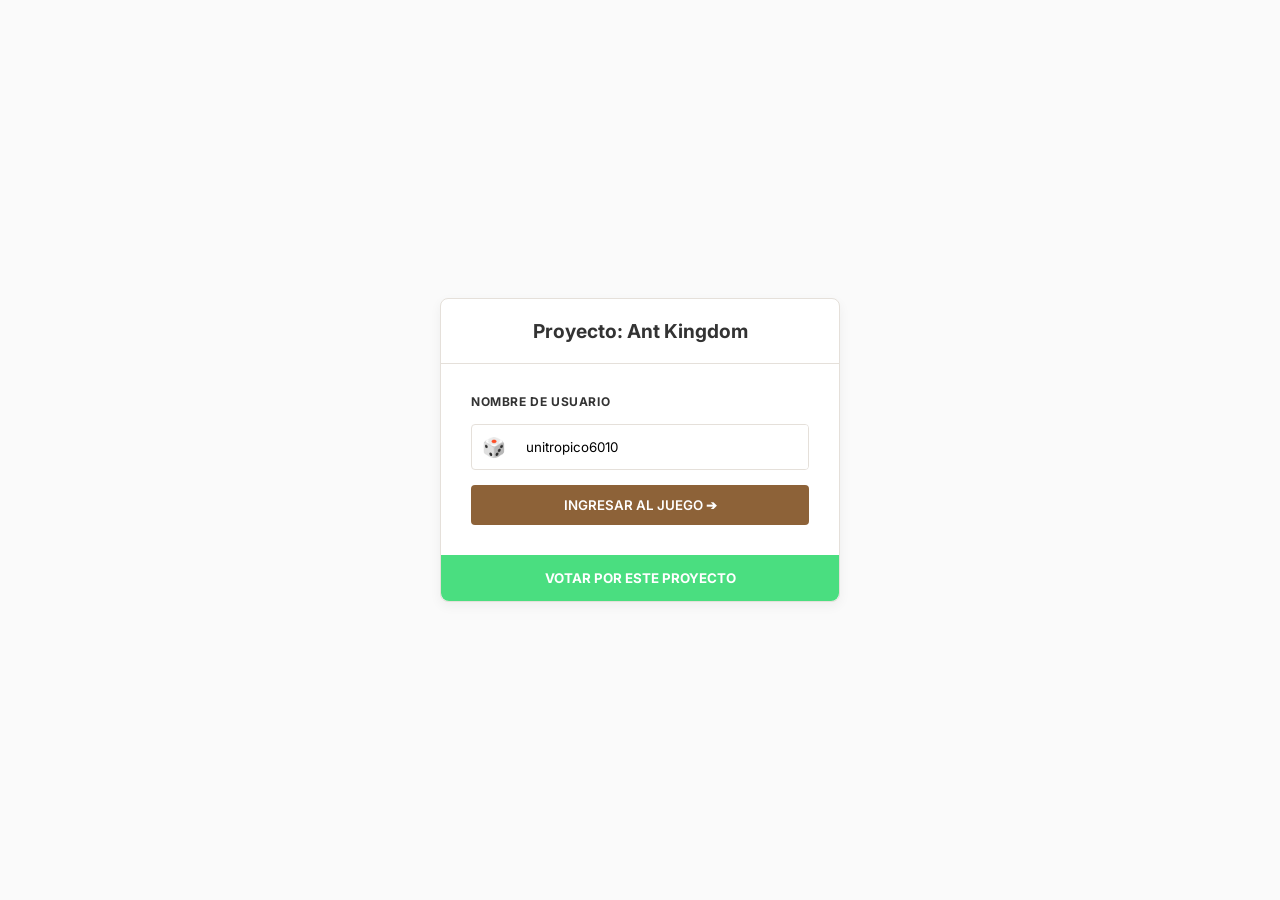
<file: web/index.html>
<!DOCTYPE html>
<html lang="es">
<head>
    <meta charset="UTF-8">
    <meta name="viewport" content="width=device-width, initial-scale=1.0">
    <title>Ant Kingdom - Proyecto Hormigueros</title>
    <!-- Google Fonts: Inter -->
    <link href="https://fonts.googleapis.com/css2?family=Inter:wght@400;500;600;700;800&display=swap" rel="stylesheet">
    <link rel="stylesheet" href="css/style.css">
</head>
<body>

    <!-- PANTALLA 1: Login -->
    <div id="login-view" class="view-container active">
        <div class="login-card">
            <h2>Proyecto: Ant Kingdom</h2>
            <hr>
            <div class="login-form">
                <label>NOMBRE DE USUARIO</label>
                <div class="input-group">
                    <button type="button" id="btn-random-name" class="icon" title="Generar al azar" style="background:none;border:none;cursor:pointer;font-size:1.2rem;">🎲</button>
                    <input type="text" id="username-input" placeholder="Ingresa tu ID de Comandante" maxlength="20">
                </div>
                <button id="btn-login" class="btn-brown">INGRESAR AL JUEGO ➔</button>
            </div>
            <button class="btn-green" onclick="window.open('https://vota-exis.sistemasunitropico.com/', '_blank')">VOTAR POR ESTE PROYECTO</button>
        </div>
    </div>

    <!-- ESTRUCTURA PRINCIPAL (Lobby, Juego, Telemetría) -->
    <div id="main-layout" class="view-container hidden">
        <!-- Sidebar Izquierdo -->
        <aside class="sidebar">
            <div class="sidebar-logo" style="font-size: 0.95rem; font-weight: 800; display: flex; align-items: center; gap: 8px; color: var(--brown-primary); border-bottom: 1px solid var(--border-color); padding: 20px;">
                <span>🐜</span> Proyecto: Ant Kingdom
            </div>
            <nav class="sidebar-nav">
                <a href="#" class="nav-item" data-target="view-ranking">
                    Ranking
                </a>
                <a href="#" class="nav-item active" data-target="lobbies-view">
                    Salas
                </a>
            </nav>
            <div class="sidebar-footer">
                <p>Votar por este proyecto</p>
                <div class="qr-code">
                    <img src="assets/qr.png" alt="QR Code" style="width: 100px; height: 100px; border-radius: 8px;">
                </div>
            </div>
        </aside>

        <!-- Contenido Central -->
        <main class="main-content">
            
            <!-- PANTALLA 2: Lobbies -->
            <div id="lobbies-view" class="content-view">
                <header class="view-header">
                    <div>
                        <h1>Active Lobbies</h1>
                        <p>Select a deployment zone to join the swarm.</p>
                    </div>
                    <button class="btn-outline">↻ Refresh</button>
                </header>
                <div class="lobbies-grid" id="lobbies-grid-container">
                    <!-- Salas generadas dinámicamente desde WS -->
                </div>
            </div>

            <!-- PANTALLA 3: Vista de Juego -->
            <div id="game-view" class="content-view hidden">
                <header class="game-header">
                    <h2>Proyecto: Ant Kingdom <span class="separator">|</span> <span id="game-room-name">Hormiguero Alfa</span></h2>
                    <div style="display: flex; gap: 15px; align-items: center;">
                        <button id="btn-leave-room" class="btn-outline" style="border-color: #ff4d4d; color: #ff4d4d;">Abandonar Sala</button>
                        <div class="timer">⏱ <span id="game-timer">Sin límite</span></div>
                    </div>
                </header>
                <div class="game-area">
                    <canvas id="game-canvas" width="800" height="600"></canvas>
                    <div class="colony-rankings">
                        <h3>📊 Tabla de Puntuación</h3>
                        <table class="ranking-table">
                            <thead>
                                <tr>
                                    <th>Username</th>
                                    <th>Pts</th>
                                    <th>Dulces</th>
                                </tr>
                            </thead>
                            <tbody id="ranking-body">
                                <!-- Filas dinámicas -->
                            </tbody>
                        </table>
                    </div>
                </div>
            </div>

            <!-- PANTALLA 4: Telemetry Deck -->
            <div id="telemetry-view" class="content-view hidden">
                <header class="view-header">
                    <div>
                        <h1>Telemetry Deck</h1>
                        <p>System diagnostics and real-time metrics.</p>
                    </div>
                    <div style="display: flex; gap: 10px;">
                        <button id="btn-limpiar-datos" class="btn-outline" style="color: #ef4444; border-color: #ef4444;">🔥 Limpiar Datos</button>
                        <button class="btn-outline">↻ Refresh</button>
                    </div>
                </header>
                <div class="telemetry-grid">
                    <!-- CPU -->
                    <div class="tele-card">
                        <div class="card-header">
                            <span>CONSUMO DE CPU</span>
                            <span class="status-stable">● Stable</span>
                        </div>
                        <div class="card-body">
                            <h2 class="metric"><span id="metric-cpu">0</span><small>%</small></h2>
                            <div class="progress-bar"><div id="bar-cpu" class="fill" style="width: 0%"></div></div>
                            <p class="subtitle">psutil.cpu_percent() - Servidor Linux</p>
                        </div>
                    </div>
                    <!-- RAM -->
                    <div class="tele-card">
                        <div class="card-header">
                            <span>USO DE MEMORIA RAM</span>
                            <span class="icon">📈</span>
                        </div>
                        <div class="card-body">
                            <h2 class="metric"><span id="metric-ram">0</span> <small>MB</small></h2>
                            <p class="small-text">/ 2048 MB total <span class="badge-outline" id="badge-ram">0%</span></p>
                            <div class="progress-bar"><div id="bar-ram" class="fill brown" style="width: 0%"></div></div>
                            <p class="subtitle">Linux Lite Kernel</p>
                        </div>
                    </div>
                    <!-- RED -->
                    <div class="tele-card">
                        <div class="card-header">
                            <span>CONEXIONES Y SOCKETS</span>
                            <span class="badge-outline">WS_ACTIVE</span>
                        </div>
                        <div class="card-body align-center">
                            <div class="network-circle">📡</div>
                            <div class="network-info">
                                <h3><span id="metric-ws">0</span> Clientes WebSockets</h3>
                                <p>Conexión Establecida</p>
                            </div>
                        </div>
                    </div>
                    <!-- HILOS Y ECUALIZADOR -->
                    <div class="tele-card span-2">
                        <div class="card-header">
                            <span>HILOS NATIVOS ACTIVOS</span>
                            <span class="icon">🎛</span>
                        </div>
                        <div class="card-body">
                            <h2 class="metric"><span id="metric-threads">0</span> <small>total</small></h2>
                            
                            <div class="thread-breakdown">
                                <!-- Leyendas de hilos fijos -->
                                <div class="thread-row"><span>1 Hilo Principal (Sockets)</span> <span>1.7%</span></div>
                                <div class="progress-bar thin"><div class="fill brown" style="width: 1.7%"></div></div>
                                
                                <div class="thread-row"><span>1 Hilo HTTP</span> <span>1.7%</span></div>
                                <div class="progress-bar thin"><div class="fill brown" style="width: 1.7%"></div></div>
                                
                                <div class="thread-row"><span>1 Hilo Monitor</span> <span>1.7%</span></div>
                                <div class="progress-bar thin"><div class="fill brown" style="width: 1.7%"></div></div>
                                
                                <div class="thread-row"><span>3 Hilos Generadores</span> <span>5.1%</span></div>
                                <div class="progress-bar thin"><div class="fill brown" style="width: 5.1%"></div></div>
                                
                                <div class="thread-row"><span>Hilos de Hormigas Dinámicos</span> <span id="metric-ant-threads">0</span></div>
                                
                                <!-- ECUALIZADOR DE BARRAS VERTICALES -->
                                <div id="thread-equalizer" class="equalizer-container">
                                    <!-- Barras verticales inyectadas por JS -->
                                </div>
                            </div>
                        </div>
                    </div>
                </div>
            </div>

            <!-- PANTALLA 5: Ranking Global -->
            <div id="view-ranking" class="content-view hidden">
                <header class="view-header">
                    <div>
                        <h1>Ranking Global</h1>
                        <p>Los mejores comandantes de Ant Kingdom.</p>
                    </div>
                </header>
                
                <div class="search-container">
                    <input type="text" id="search-ranking" placeholder="🔍 Buscar comandante...">
                </div>

                <div class="podium" id="ranking-podium">
                    <!-- Podio inyectado por JS -->
                </div>

                <div class="global-ranking-table">
                    <table class="ranking-table">
                        <thead>
                            <tr>
                                <th>Posición</th>
                                <th>Username</th>
                                <th>Pts</th>
                                <th>Dulces</th>
                            </tr>
                        </thead>
                        <tbody id="global-ranking-body">
                            <!-- Filas dinámicas -->
                        </tbody>
                    </table>
                </div>
            </div>

        </main>
    </div>

    <!-- Scripts -->
    <script src="js/views/canvas_view.js"></script>
    <script src="js/views/telemetry_view.js"></script>
    <script src="js/main.js"></script>
</body>
</html>
</file>
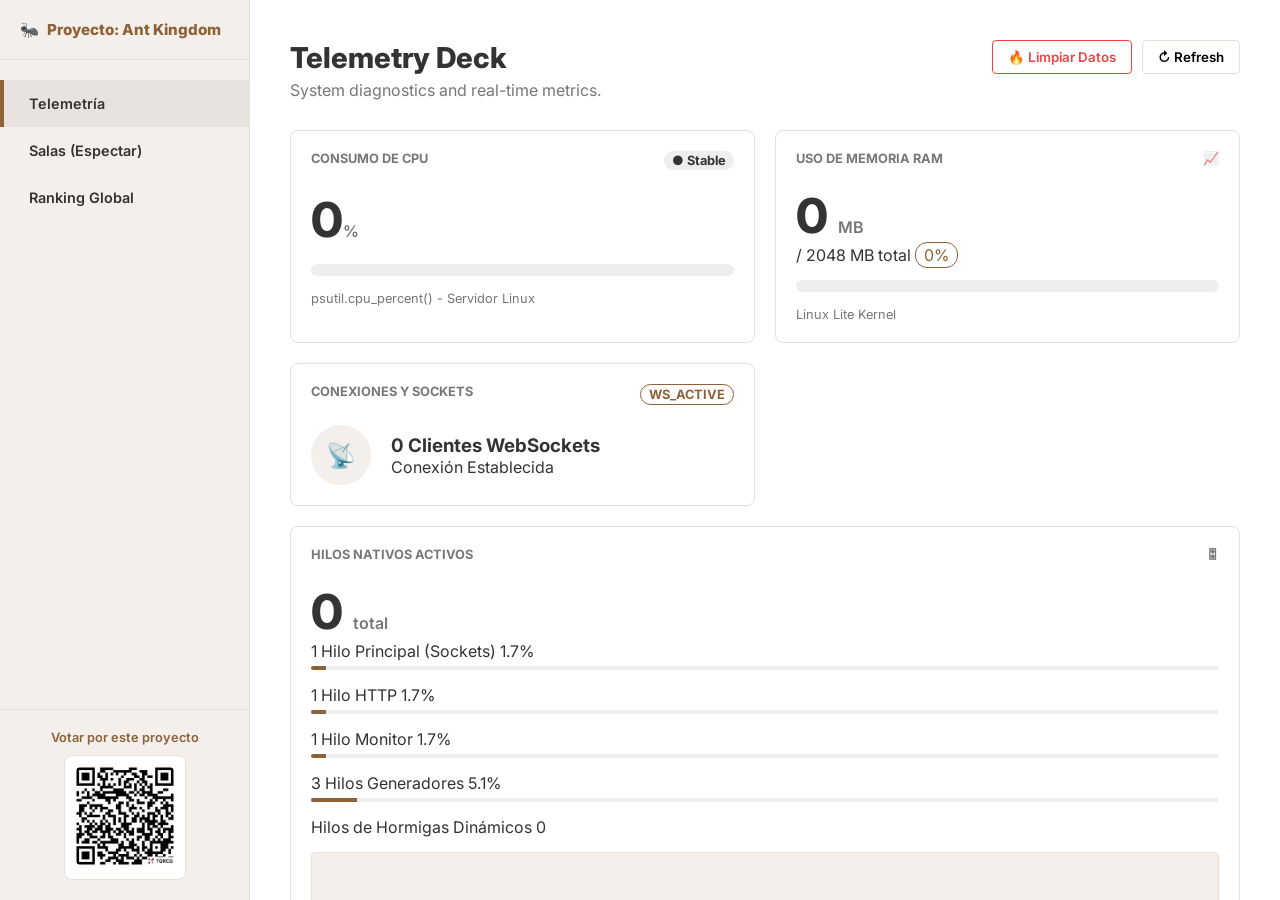
<file: web/admin.html>
<!DOCTYPE html>
<html lang="es">
<head>
    <meta charset="UTF-8">
    <meta name="viewport" content="width=device-width, initial-scale=1.0">
    <title>Ant Kingdom - Proyecto Hormigueros</title>
    <!-- Google Fonts: Inter -->
    <link href="https://fonts.googleapis.com/css2?family=Inter:wght@400;500;600;700;800&display=swap" rel="stylesheet">
    <link rel="stylesheet" href="css/style.css">
</head>
<body>

    <!-- ESTRUCTURA PRINCIPAL ADMIN -->
    <div id="main-layout" class="view-container active">
        <!-- Sidebar Izquierdo -->
        <aside class="sidebar">
            <div class="sidebar-logo" style="font-size: 0.95rem; font-weight: 800; display: flex; align-items: center; gap: 8px; color: var(--brown-primary); border-bottom: 1px solid var(--border-color); padding: 20px;">
                <span>🐜</span> Proyecto: Ant Kingdom
            </div>
            <nav class="sidebar-nav">
                <a href="#" class="nav-item active" data-target="telemetry-view">
                    Telemetría
                </a>
                <a href="#" class="nav-item" data-target="lobbies-view">
                    Salas (Espectar)
                </a>
                <a href="#" class="nav-item" data-target="view-ranking">
                    Ranking Global
                </a>
            </nav>
            <div class="sidebar-footer">
                <p>Votar por este proyecto</p>
                <div class="qr-code">
                    <img src="assets/qr.png" alt="QR Code" style="width: 100px; height: 100px; border-radius: 8px;">
                </div>
            </div>
        </aside>

        <!-- Contenido Central -->
        <main class="main-content">
            
            <!-- PANTALLA 2: Lobbies -->
            <div id="lobbies-view" class="content-view hidden">
                <header class="view-header">
                    <div>
                        <h1>Active Lobbies</h1>
                        <p>Select a deployment zone to join the swarm.</p>
                    </div>
                    <button class="btn-outline">↻ Refresh</button>
                </header>
                <div class="lobbies-grid" id="lobbies-grid-container">
                    <!-- Salas generadas dinámicamente desde WS -->
                </div>
            </div>

            <!-- PANTALLA 3: Vista de Juego -->
            <div id="game-view" class="content-view hidden">
                <header class="game-header">
                    <h2>Proyecto: Ant Kingdom <span class="separator">|</span> <span id="game-room-name">Hormiguero Alfa</span></h2>
                    <div style="display: flex; gap: 15px; align-items: center;">
                        <button id="btn-leave-room" class="btn-outline" style="border-color: #ff4d4d; color: #ff4d4d;">Abandonar Sala</button>
                        <div class="timer">⏱ <span id="game-timer">Sin límite</span></div>
                    </div>
                </header>
                <div class="game-area">
                    <canvas id="game-canvas" width="800" height="600"></canvas>
                    <div class="colony-rankings">
                        <h3>📊 Tabla de Puntuación</h3>
                        <table class="ranking-table">
                            <thead>
                                <tr>
                                    <th>Username</th>
                                    <th>Pts</th>
                                    <th>Dulces</th>
                                </tr>
                            </thead>
                            <tbody id="ranking-body">
                                <!-- Filas dinámicas -->
                            </tbody>
                        </table>
                    </div>
                </div>
            </div>

            <!-- PANTALLA 4: Telemetry Deck -->
            <div id="telemetry-view" class="content-view">
                <header class="view-header">
                    <div>
                        <h1>Telemetry Deck</h1>
                        <p>System diagnostics and real-time metrics.</p>
                    </div>
                    <div style="display: flex; gap: 10px;">
                        <button id="btn-limpiar-datos" class="btn-outline" style="color: #ef4444; border-color: #ef4444;">🔥 Limpiar Datos</button>
                        <button class="btn-outline">↻ Refresh</button>
                    </div>
                </header>
                <div class="telemetry-grid">
                    <!-- CPU -->
                    <div class="tele-card">
                        <div class="card-header">
                            <span>CONSUMO DE CPU</span>
                            <span class="status-stable">● Stable</span>
                        </div>
                        <div class="card-body">
                            <h2 class="metric"><span id="metric-cpu">0</span><small>%</small></h2>
                            <div class="progress-bar"><div id="bar-cpu" class="fill" style="width: 0%"></div></div>
                            <p class="subtitle">psutil.cpu_percent() - Servidor Linux</p>
                        </div>
                    </div>
                    <!-- RAM -->
                    <div class="tele-card">
                        <div class="card-header">
                            <span>USO DE MEMORIA RAM</span>
                            <span class="icon">📈</span>
                        </div>
                        <div class="card-body">
                            <h2 class="metric"><span id="metric-ram">0</span> <small>MB</small></h2>
                            <p class="small-text">/ 2048 MB total <span class="badge-outline" id="badge-ram">0%</span></p>
                            <div class="progress-bar"><div id="bar-ram" class="fill brown" style="width: 0%"></div></div>
                            <p class="subtitle">Linux Lite Kernel</p>
                        </div>
                    </div>
                    <!-- RED -->
                    <div class="tele-card">
                        <div class="card-header">
                            <span>CONEXIONES Y SOCKETS</span>
                            <span class="badge-outline">WS_ACTIVE</span>
                        </div>
                        <div class="card-body align-center">
                            <div class="network-circle">📡</div>
                            <div class="network-info">
                                <h3><span id="metric-ws">0</span> Clientes WebSockets</h3>
                                <p>Conexión Establecida</p>
                            </div>
                        </div>
                    </div>
                    <!-- HILOS Y ECUALIZADOR -->
                    <div class="tele-card span-2">
                        <div class="card-header">
                            <span>HILOS NATIVOS ACTIVOS</span>
                            <span class="icon">🎛</span>
                        </div>
                        <div class="card-body">
                            <h2 class="metric"><span id="metric-threads">0</span> <small>total</small></h2>
                            
                            <div class="thread-breakdown">
                                <!-- Leyendas de hilos fijos -->
                                <div class="thread-row"><span>1 Hilo Principal (Sockets)</span> <span>1.7%</span></div>
                                <div class="progress-bar thin"><div class="fill brown" style="width: 1.7%"></div></div>
                                
                                <div class="thread-row"><span>1 Hilo HTTP</span> <span>1.7%</span></div>
                                <div class="progress-bar thin"><div class="fill brown" style="width: 1.7%"></div></div>
                                
                                <div class="thread-row"><span>1 Hilo Monitor</span> <span>1.7%</span></div>
                                <div class="progress-bar thin"><div class="fill brown" style="width: 1.7%"></div></div>
                                
                                <div class="thread-row"><span>3 Hilos Generadores</span> <span>5.1%</span></div>
                                <div class="progress-bar thin"><div class="fill brown" style="width: 5.1%"></div></div>
                                
                                <div class="thread-row"><span>Hilos de Hormigas Dinámicos</span> <span id="metric-ant-threads">0</span></div>
                                
                                <!-- ECUALIZADOR DE BARRAS VERTICALES -->
                                <div id="thread-equalizer" class="equalizer-container">
                                    <!-- Barras verticales inyectadas por JS -->
                                </div>
                            </div>
                        </div>
                    </div>
                </div>
            </div>

            <!-- PANTALLA 5: Ranking Global -->
            <div id="view-ranking" class="content-view hidden">
                <header class="view-header">
                    <div>
                        <h1>Ranking Global</h1>
                        <p>Los mejores comandantes de Ant Kingdom.</p>
                    </div>
                </header>
                
                <div class="search-container">
                    <input type="text" id="search-ranking" placeholder="🔍 Buscar comandante...">
                </div>

                <div class="podium" id="ranking-podium">
                    <!-- Podio inyectado por JS -->
                </div>

                <div class="global-ranking-table">
                    <table class="ranking-table">
                        <thead>
                            <tr>
                                <th>Posición</th>
                                <th>Username</th>
                                <th>Pts</th>
                                <th>Dulces</th>
                            </tr>
                        </thead>
                        <tbody id="global-ranking-body">
                            <!-- Filas dinámicas -->
                        </tbody>
                    </table>
                </div>
            </div>

        </main>
    </div>

    <!-- Scripts -->
    <script src="js/views/canvas_view.js"></script>
    <script src="js/views/telemetry_view.js"></script>
    <script src="js/admin.js"></script>
</body>
</html>
</file>
<file: web/css/style.css>
/* web/css/style.css */

:root {
    --bg-color: #FAFAFA;
    --sidebar-bg: #F4EFEA;
    --text-main: #333333;
    --text-light: #777777;
    --brown-primary: #8D6238;
    --brown-hover: #75502c;
    --green-primary: #4ADE80;
    --green-hover: #3bca6d;
    --border-color: #E5E0DA;
    --card-bg: #FFFFFF;
}

* {
    margin: 0;
    padding: 0;
    box-sizing: border-box;
    font-family: 'Inter', sans-serif;
}

body {
    background-color: var(--bg-color);
    color: var(--text-main);
    height: 100vh;
    display: flex;
    justify-content: center;
    align-items: center;
}

.hidden {
    display: none !important;
}

.view-container {
    width: 100%;
    height: 100%;
    display: flex;
}

/* ================= LOGIN VIEW ================= */
#login-view {
    justify-content: center;
    align-items: center;
    background-color: var(--bg-color);
}

.login-card {
    background: var(--card-bg);
    border: 1px solid var(--border-color);
    border-radius: 8px;
    width: 400px;
    text-align: center;
    box-shadow: 0 4px 12px rgba(0,0,0,0.05);
}

.login-card h2 {
    padding: 20px;
    font-size: 1.2rem;
    font-weight: 700;
}

.login-card hr {
    border: none;
    border-top: 1px solid var(--border-color);
}

.login-form {
    padding: 30px;
    display: flex;
    flex-direction: column;
    gap: 15px;
    text-align: left;
}

.login-form label {
    font-size: 0.75rem;
    font-weight: 700;
    letter-spacing: 0.05em;
    color: var(--text-main);
}

.input-group {
    display: flex;
    border: 1px solid var(--border-color);
    border-radius: 4px;
    overflow: hidden;
}

.input-group .icon {
    padding: 10px;
    background: #F9F9F9;
    color: var(--text-light);
    border-right: 1px solid var(--border-color);
}

.input-group input {
    flex: 1;
    border: none;
    padding: 10px;
    outline: none;
}

.btn-brown {
    background: var(--brown-primary);
    color: white;
    border: none;
    padding: 12px;
    border-radius: 4px;
    font-weight: 600;
    cursor: pointer;
    transition: 0.2s;
}

.btn-brown:hover {
    background: var(--brown-hover);
}

.btn-green {
    width: 100%;
    background: var(--green-primary);
    color: white;
    border: none;
    padding: 15px;
    font-weight: 700;
    cursor: pointer;
    border-radius: 0 0 8px 8px;
    transition: 0.2s;
}

.btn-green:hover {
    background: var(--green-hover);
}

/* ================= MAIN LAYOUT ================= */
#main-layout {
    display: flex;
    width: 100%;
    height: 100%;
}

.sidebar {
    width: 250px;
    background: var(--sidebar-bg);
    border-right: 1px solid var(--border-color);
    display: flex;
    flex-direction: column;
}

.sidebar-logo {
    padding: 20px;
    font-size: 2rem;
    border-bottom: 1px solid var(--border-color);
}

.sidebar-nav {
    flex: 1;
    padding: 20px 0;
    display: flex;
    flex-direction: column;
}

.nav-item {
    padding: 15px 25px;
    text-decoration: none;
    color: var(--text-main);
    font-weight: 600;
    font-size: 0.9rem;
    display: flex;
    align-items: center;
    gap: 15px;
    border-left: 4px solid transparent;
}

.nav-item:hover {
    background: rgba(0,0,0,0.03);
}

.nav-item.active {
    border-left-color: var(--brown-primary);
    background: rgba(0,0,0,0.05);
}

.sidebar-footer {
    padding: 20px;
    border-top: 1px solid var(--border-color);
    text-align: center;
    font-size: 0.8rem;
    font-weight: 600;
    color: var(--brown-primary);
}

.qr-code {
    margin-top: 10px;
    background: white;
    padding: 10px;
    border: 1px solid var(--border-color);
    border-radius: 8px;
    display: inline-block;
}

.main-content {
    flex: 1;
    background: white;
    overflow-y: auto;
    position: relative;
}

.content-view {
    padding: 40px;
    height: 100%;
    display: flex;
    flex-direction: column;
}

.view-header {
    display: flex;
    justify-content: space-between;
    align-items: flex-start;
    margin-bottom: 30px;
}

.view-header h1 {
    font-size: 1.8rem;
    font-weight: 800;
}

.view-header p {
    color: var(--text-light);
    margin-top: 5px;
}

.btn-outline {
    background: white;
    border: 1px solid var(--border-color);
    padding: 8px 15px;
    border-radius: 4px;
    font-weight: 600;
    cursor: pointer;
}

/* ================= LOBBIES ================= */
.lobbies-grid {
    display: grid;
    grid-template-columns: repeat(3, 1fr);
    gap: 20px;
}

.lobby-card {
    border: 1px solid var(--border-color);
    border-radius: 8px;
    overflow: hidden;
    background: var(--sidebar-bg);
}

.lobby-image {
    height: 150px;
    background-color: #333;
    position: relative;
}

.lobby-image .badge {
    position: absolute;
    top: 10px;
    right: 10px;
    background: white;
    padding: 5px 10px;
    border-radius: 4px;
    font-size: 0.8rem;
    font-weight: 700;
}

.lobby-info {
    padding: 20px;
    display: flex;
    flex-direction: column;
    gap: 10px;
}

.lobby-info h3 {
    font-size: 1.1rem;
}

.tag {
    background: #E5E0DA;
    padding: 4px 8px;
    border-radius: 4px;
    font-size: 0.75rem;
    align-self: flex-start;
}

/* ================= GAME VIEW ================= */
#game-view {
    padding: 0;
    background: #F0EBE1; /* Grid background */
    background-image: linear-gradient(#E5E0DA 1px, transparent 1px), linear-gradient(90deg, #E5E0DA 1px, transparent 1px);
    background-size: 20px 20px;
}

.game-header {
    background: white;
    padding: 20px 40px;
    display: flex;
    justify-content: space-between;
    align-items: center;
    border-bottom: 1px solid var(--border-color);
}

.game-header h2 {
    color: var(--brown-primary);
    font-weight: 800;
}

.game-header .separator {
    color: var(--border-color);
    margin: 0 10px;
}

.timer {
    background: var(--sidebar-bg);
    padding: 8px 15px;
    border-radius: 4px;
    font-weight: 700;
    font-size: 1.2rem;
    border: 1px solid var(--border-color);
}

.game-area {
    position: relative;
    width: 100%;
    height: 100%;
    flex: 1;
    display: flex;
    justify-content: space-between;
    align-items: center;
    padding: 20px 40px;
    gap: 30px;
    overflow: hidden;
}

canvas {
    flex: 1;
    width: 0;
    height: 100%;
    background: transparent;
    border: 2px solid var(--brown-primary);
    border-radius: 12px;
    box-shadow: 0 10px 30px rgba(0,0,0,0.1);
    max-width: 100%;
    max-height: 100%;
    object-fit: fill;
}

.colony-rankings {
    width: 280px;
    flex-shrink: 0;
    background: rgba(255, 255, 255, 0.9);
    backdrop-filter: blur(10px);
    -webkit-backdrop-filter: blur(10px);
    border: 1px solid rgba(255, 255, 255, 0.4);
    border-radius: 0;
    padding: 10px;
    box-shadow: 0 10px 30px rgba(0,0,0,0.08);
}

.colony-rankings h3 {
    font-size: 1.2rem;
    margin-bottom: 15px;
    padding-bottom: 10px;
    border-bottom: 1px solid var(--border-color);
}

.ranking-table {
    width: 100%;
    border-collapse: collapse;
}

.ranking-table th, .ranking-table td {
    padding: 8px 0;
    text-align: left;
    font-size: 0.9rem;
    border-bottom: 1px solid #f0f0f0;
}

.ranking-table th {
    color: var(--text-light);
    font-weight: 600;
}

.ranking-table td.pts {
    font-weight: 800;
    color: var(--brown-primary);
}

/* ================= TELEMETRY VIEW ================= */
.telemetry-grid {
    display: grid;
    grid-template-columns: 1fr 1fr;
    gap: 20px;
}

.tele-card {
    background: var(--card-bg);
    border: 1px solid var(--border-color);
    border-radius: 8px;
    padding: 20px;
    display: flex;
    flex-direction: column;
}

.tele-card.span-2 {
    grid-column: span 2;
}

.card-header {
    display: flex;
    justify-content: space-between;
    font-size: 0.8rem;
    font-weight: 700;
    color: var(--text-light);
    margin-bottom: 20px;
}

.status-stable {
    background: #EEEEEE;
    padding: 2px 8px;
    border-radius: 12px;
    color: var(--text-main);
}

.badge-outline {
    border: 1px solid var(--brown-primary);
    color: var(--brown-primary);
    padding: 2px 8px;
    border-radius: 12px;
}

.metric {
    font-size: 3rem;
    font-weight: 800;
}

.metric small {
    font-size: 1rem;
    font-weight: 600;
    color: var(--text-light);
}

.progress-bar {
    width: 100%;
    height: 12px;
    background: #EEEEEE;
    border-radius: 6px;
    margin: 15px 0;
    overflow: hidden;
}

.progress-bar.thin {
    height: 4px;
    margin: 5px 0 15px 0;
}

.progress-bar .fill {
    height: 100%;
    background: var(--text-light);
    transition: width 0.3s ease;
}

.progress-bar .fill.brown {
    background: var(--brown-primary);
}

.subtitle {
    font-size: 0.8rem;
    color: var(--text-light);
}

/* Ecualizador de Barras Verticales */
.equalizer-container {
    display: flex;
    align-items: flex-end;
    gap: 2px;
    height: 60px;
    margin-top: 15px;
    padding: 10px;
    background: var(--sidebar-bg);
    border-radius: 4px;
    border: 1px solid var(--border-color);
}

.eq-bar {
    flex: 1;
    background-color: var(--green-primary);
    border-radius: 2px 2px 0 0;
    transition: height 0.1s ease, background-color 0.1s ease;
    min-width: 4px;
}

.network-circle {
    width: 60px;
    height: 60px;
    border-radius: 50%;
    background: var(--sidebar-bg);
    display: flex;
    justify-content: center;
    align-items: center;
    font-size: 1.5rem;
}

.align-center {
    display: flex;
    align-items: center;
    gap: 20px;
}

/* ================= RANKING GLOBAL VIEW ================= */
.search-container {
    margin-bottom: 30px;
    display: flex;
    gap: 10px;
}

.search-container input {
    flex: 1;
    padding: 12px;
    border: 1px solid var(--border-color);
    border-radius: 8px;
    outline: none;
    font-size: 1rem;
}

.podium {
    display: flex;
    justify-content: center;
    align-items: flex-end;
    gap: 20px;
    margin-bottom: 40px;
    height: 150px;
}

.podium-box {
    width: 120px;
    background: var(--card-bg);
    border: 1px solid var(--border-color);
    border-radius: 8px 8px 0 0;
    display: flex;
    flex-direction: column;
    justify-content: center;
    align-items: center;
    box-shadow: 0 -4px 12px rgba(0,0,0,0.05);
    padding: 10px;
}

.podium-box.rank-1 { height: 100%; border-top: 4px solid #F59E0B; }
.podium-box.rank-2 { height: 80%; border-top: 4px solid #9CA3AF; }
.podium-box.rank-3 { height: 60%; border-top: 4px solid #B45309; }

.podium-box h3 { font-size: 1rem; color: var(--text-main); margin-bottom: 5px; text-align: center; width: 100%; word-break: break-word; line-height: 1.2; }
.podium-box p { font-size: 0.8rem; font-weight: 700; color: var(--brown-primary); }

.global-ranking-table {
    background: var(--card-bg);
    border: 1px solid var(--border-color);
    border-radius: 8px;
    padding: 20px;
}
@keyframes bounce {
    0%, 20%, 50%, 80%, 100% { transform: translateY(0); }
    40% { transform: translateY(-10px); }
    60% { transform: translateY(-5px); }
}
</file>
